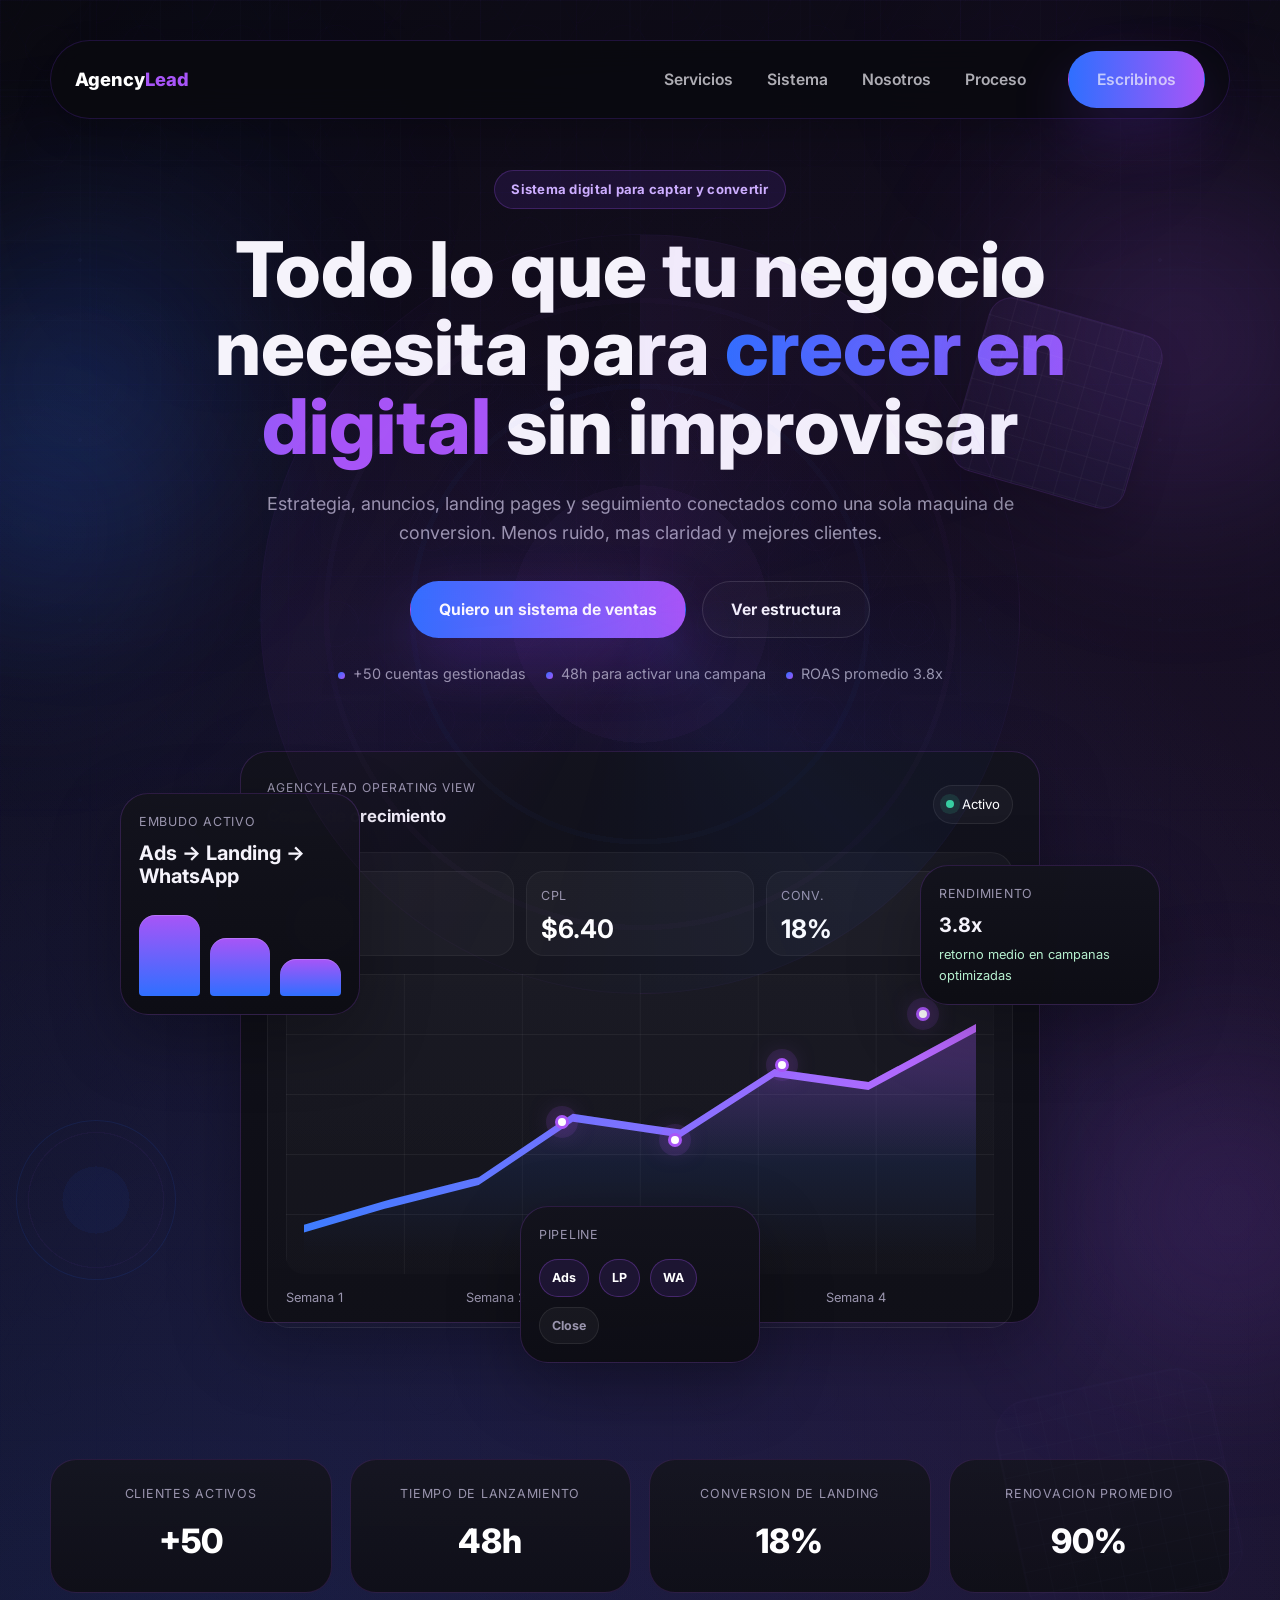
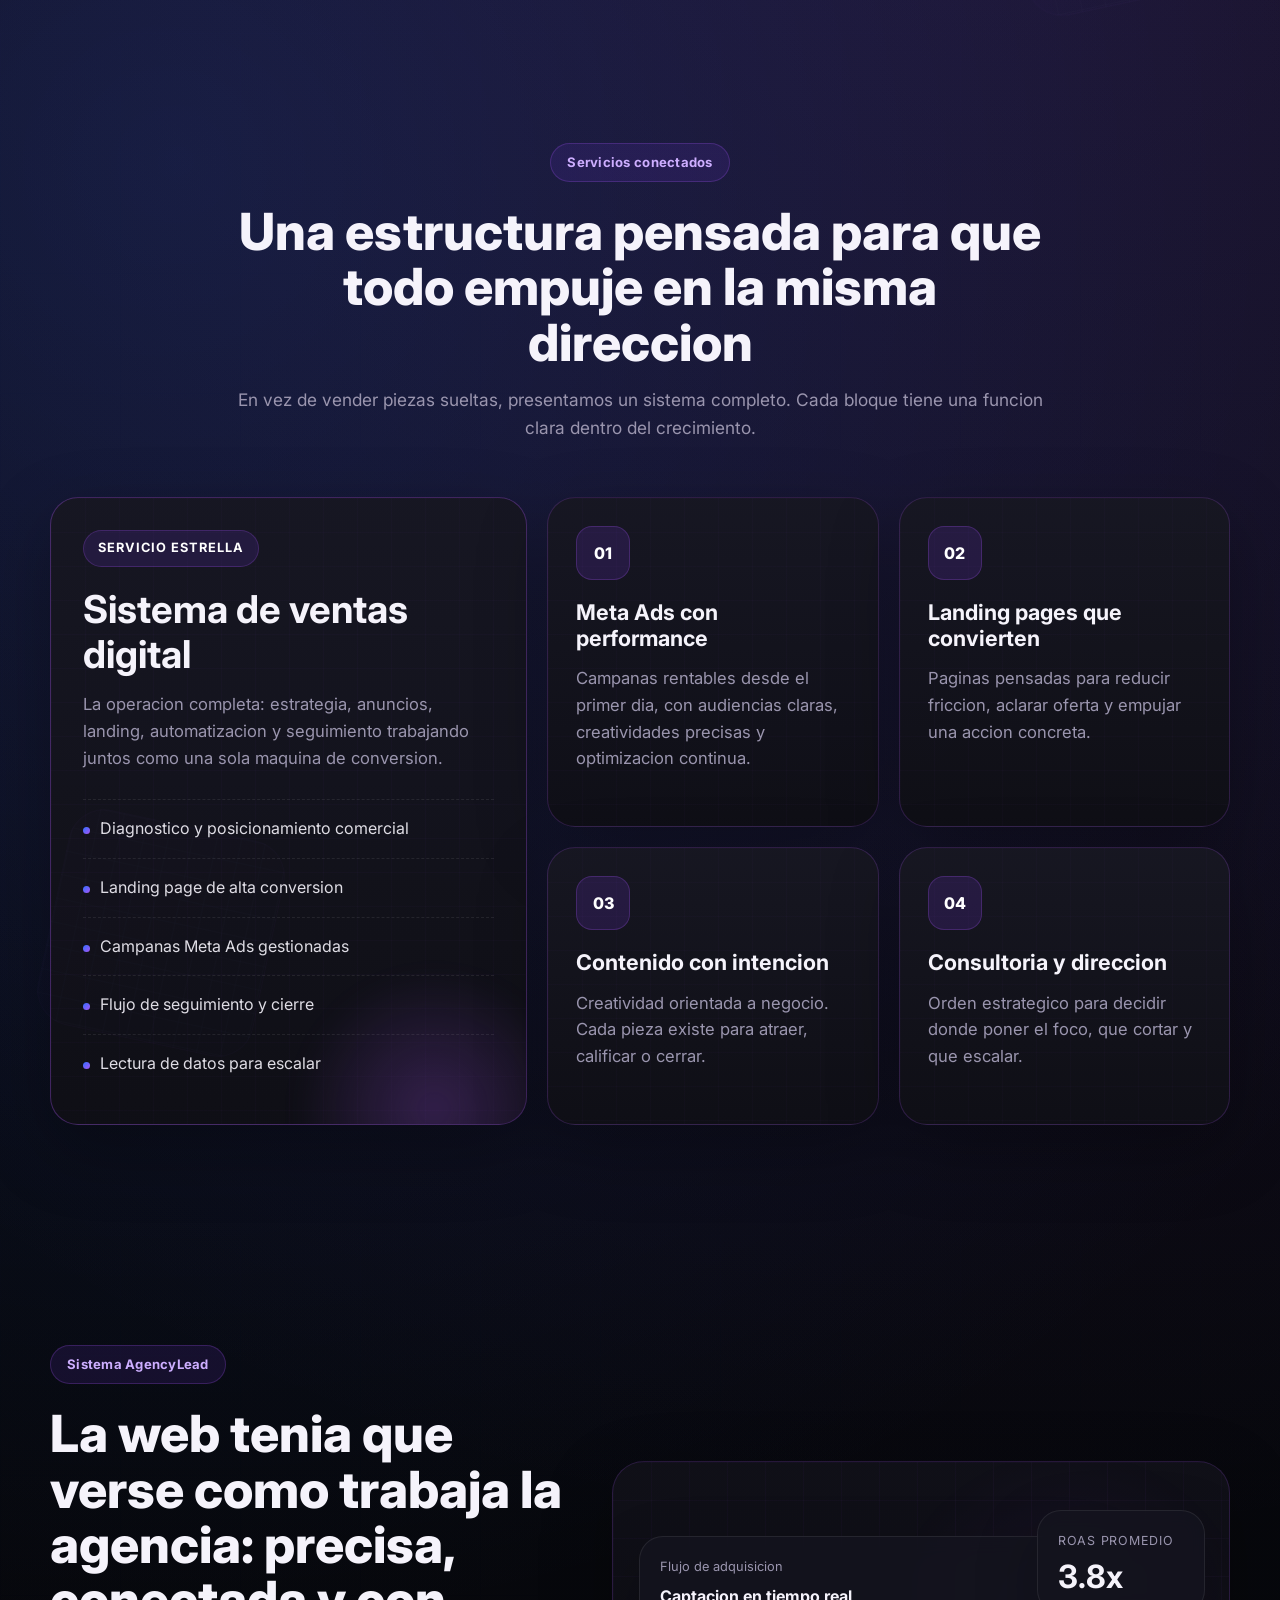
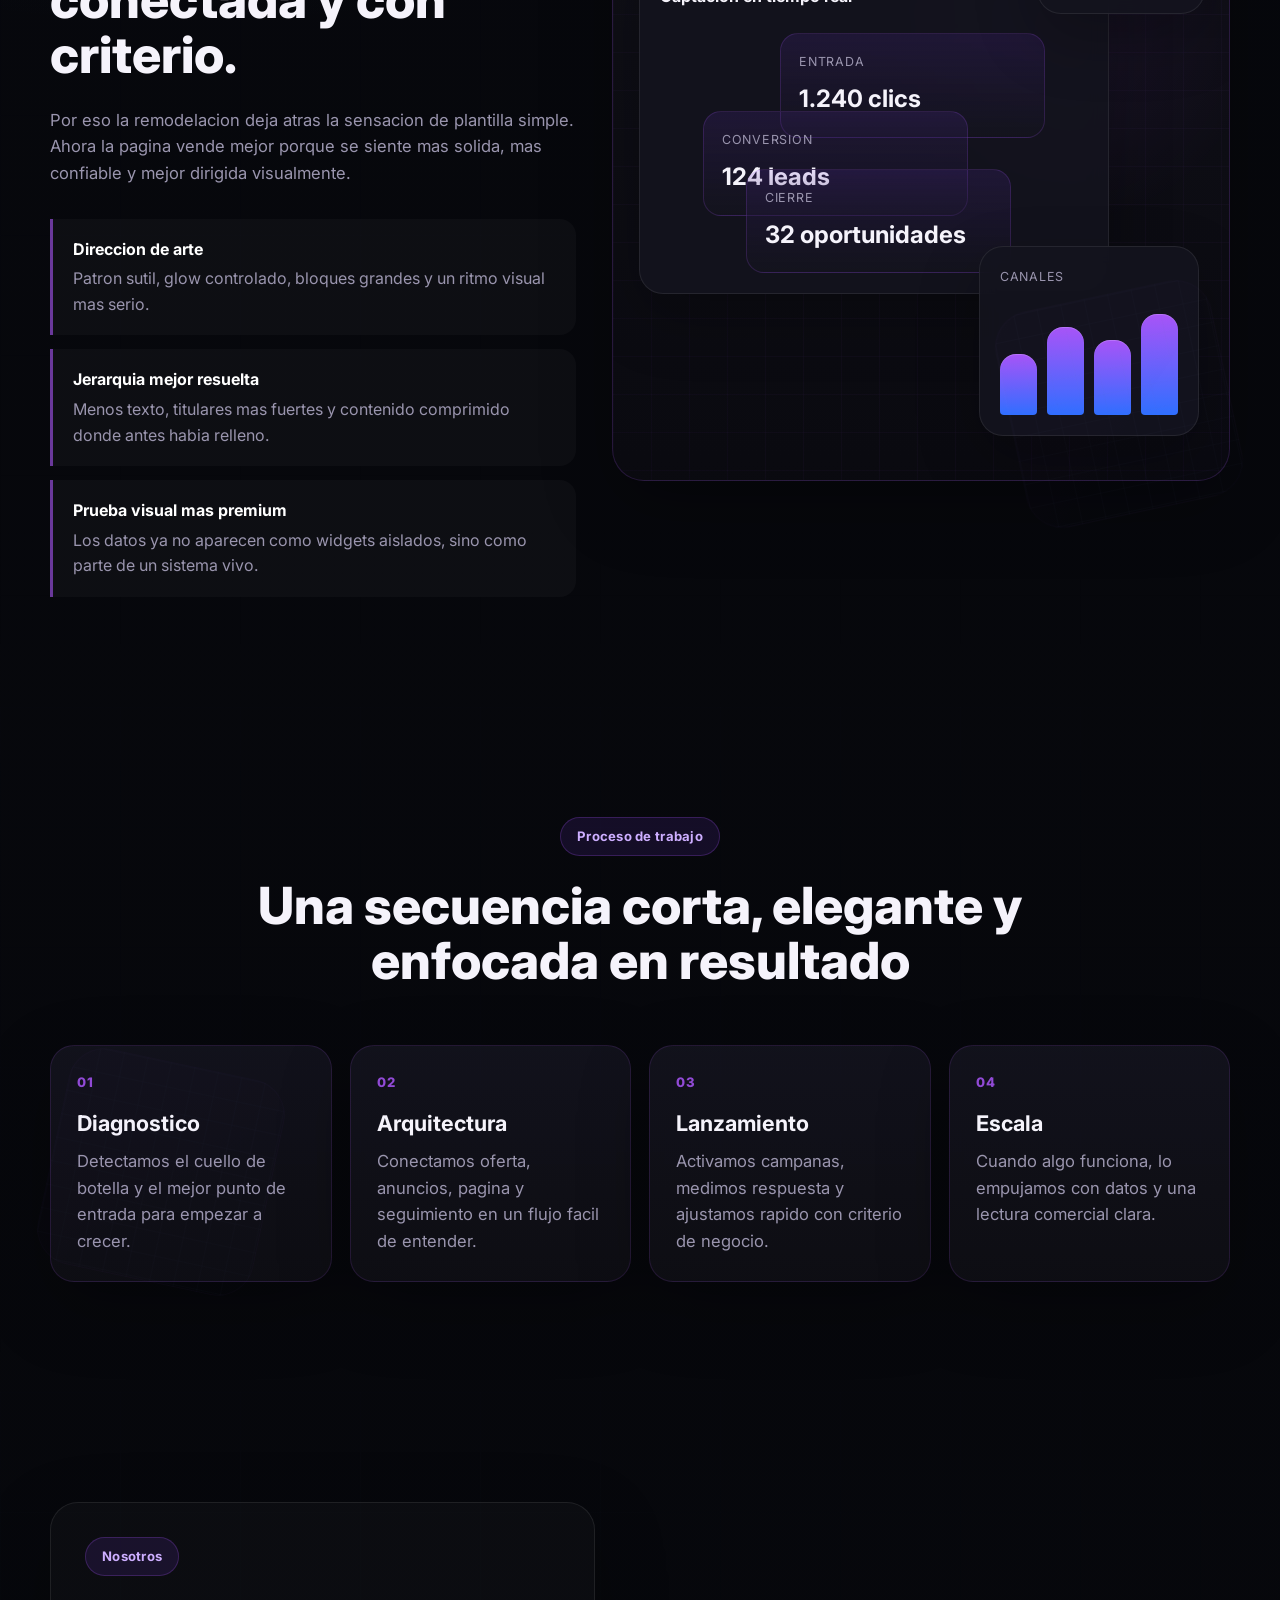
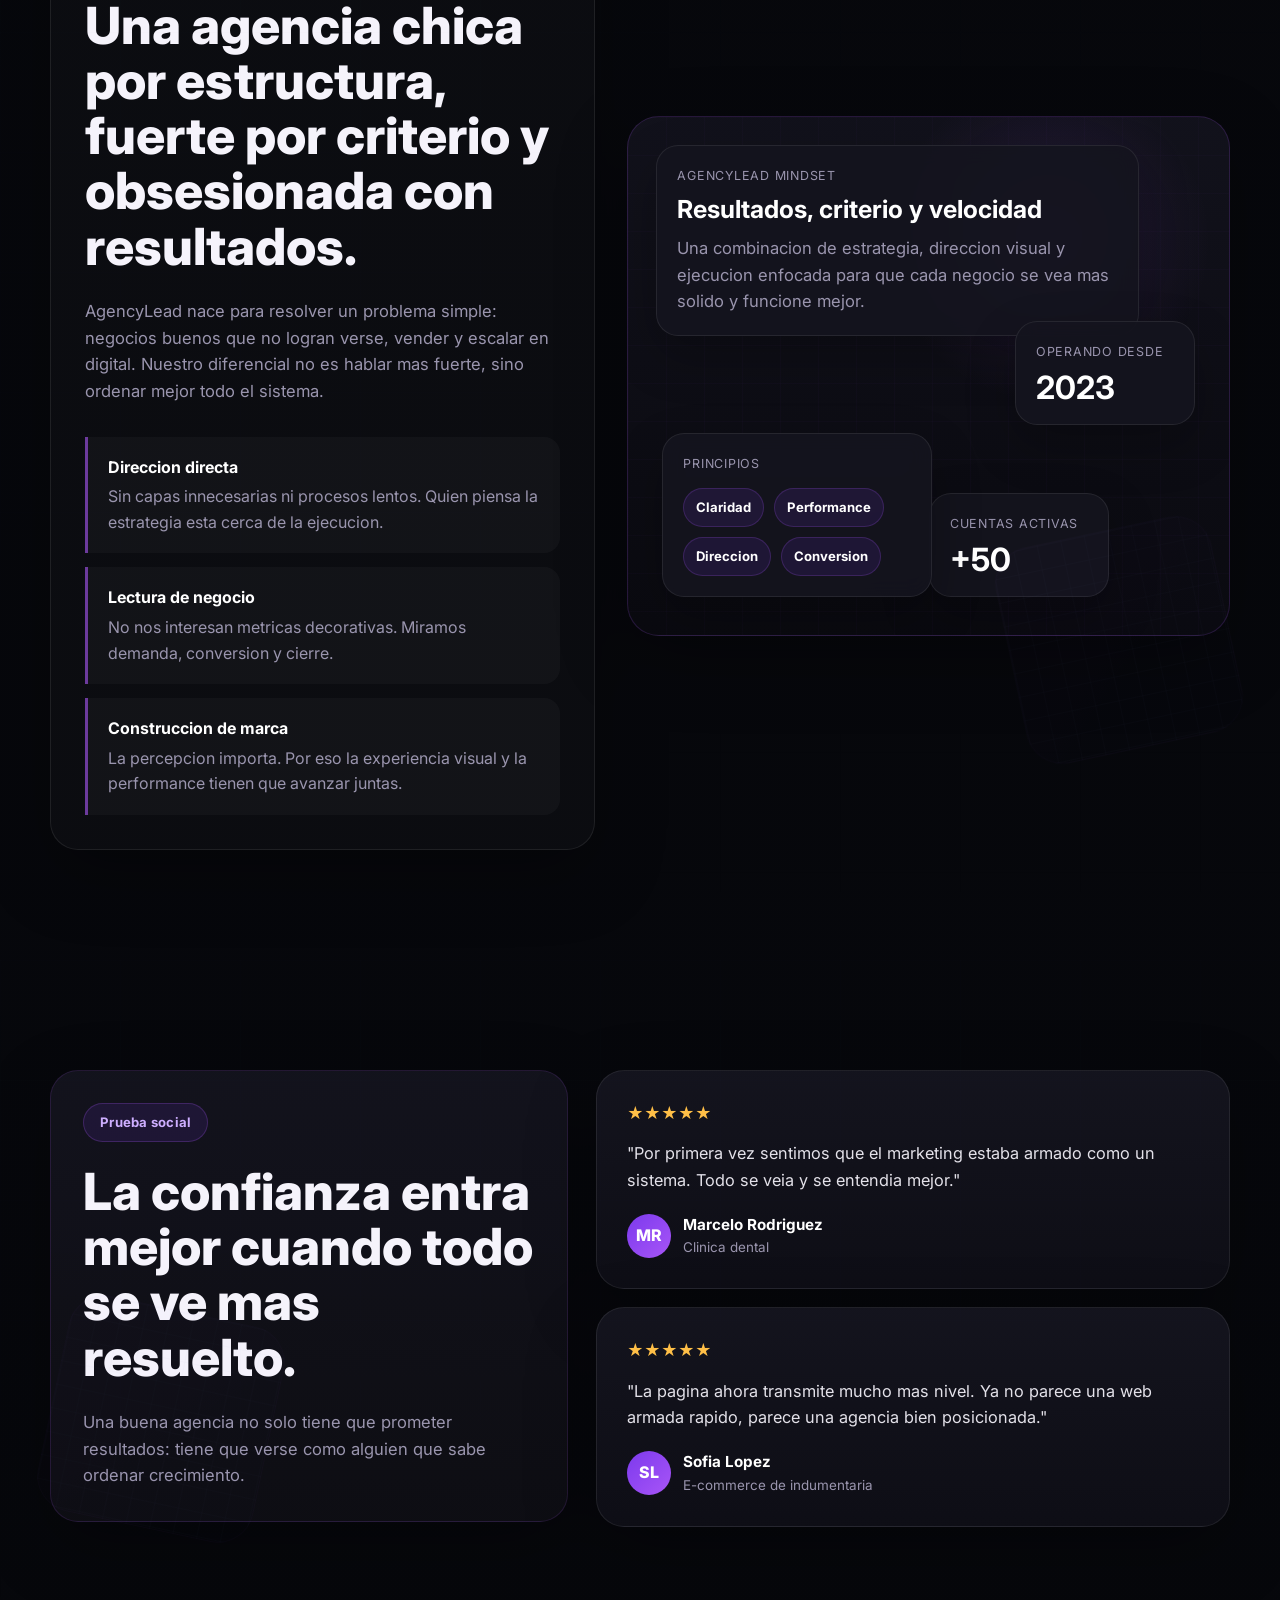
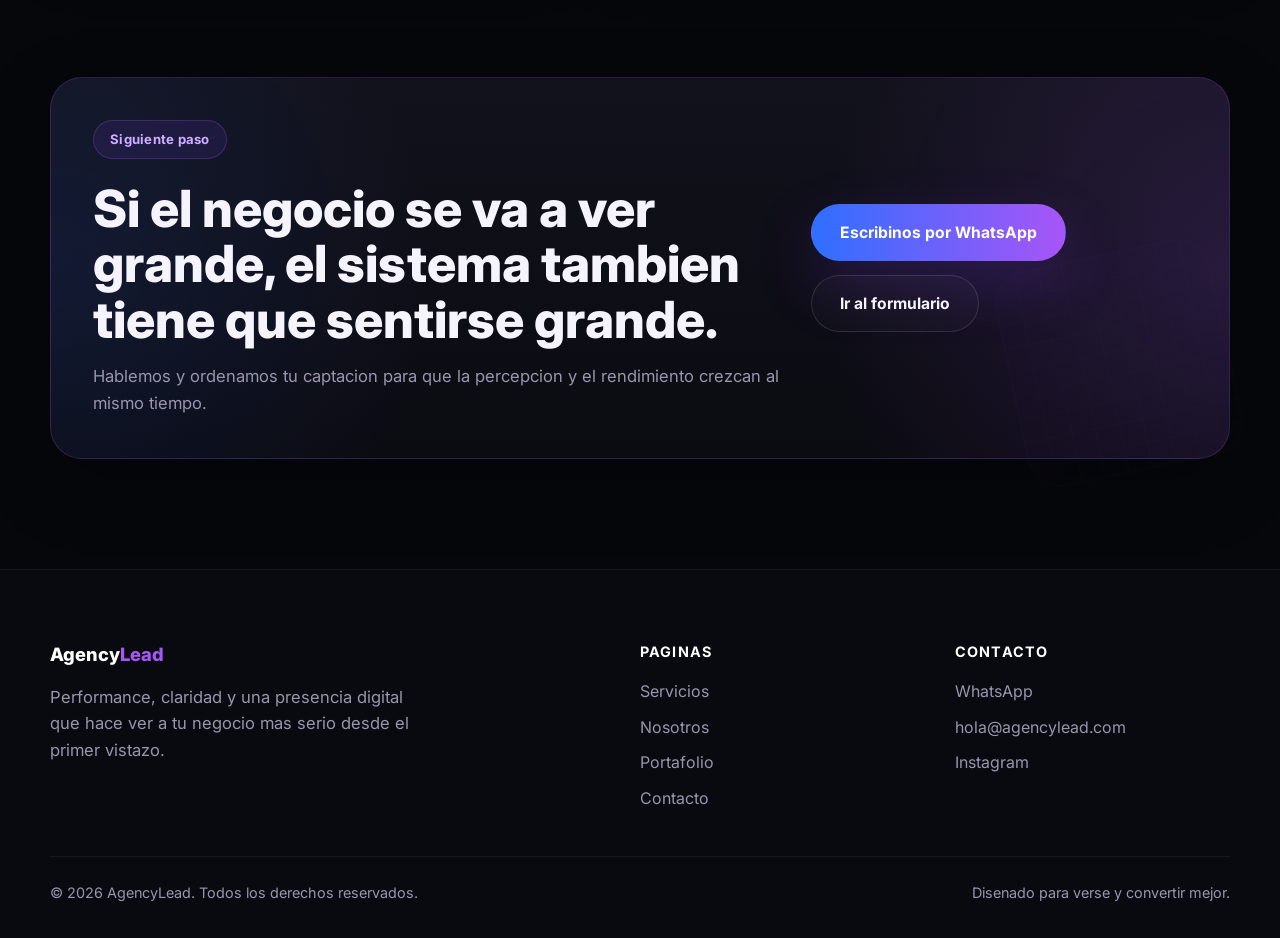
<file: index.html>
<!DOCTYPE html>
<html lang="es">
<head>
  <meta charset="UTF-8" />
  <meta name="viewport" content="width=device-width, initial-scale=1.0" />
  <title>AgencyLead - Sistema digital para captar clientes</title>
  <meta name="description" content="AgencyLead crea sistemas de captacion con anuncios, landing pages y automatizacion para convertir trafico en clientes reales." />
  <link rel="icon" type="image/svg+xml" href="favicon.svg" />
  <link rel="preconnect" href="https://fonts.googleapis.com" />
  <link rel="preconnect" href="https://fonts.gstatic.com" crossorigin />
  <link href="https://fonts.googleapis.com/css2?family=Inter:wght@400;500;600;700;800&display=swap" rel="stylesheet" />
  <link rel="stylesheet" href="css/style.css" />
</head>
<body>

  <div class="site-shell">
    <nav class="navbar" id="navbar">
      <div class="container nav-shell">
        <a href="index.html" class="logo">Agency<span>Lead</span></a>
        <div class="nav-links">
          <a href="#servicios">Servicios</a>
          <a href="#sistema">Sistema</a>
          <a href="#nosotros">Nosotros</a>
          <a href="#proceso">Proceso</a>
          <a href="contacto.html" class="btn btn-primary nav-cta">Escribinos</a>
        </div>
        <div class="hamburger" id="hamburger">
          <span></span><span></span><span></span>
        </div>
      </div>
      <div class="nav-mobile" id="navMobile">
        <a href="#servicios">Servicios</a>
        <a href="#sistema">Sistema</a>
        <a href="#nosotros">Nosotros</a>
        <a href="#proceso">Proceso</a>
        <a href="contacto.html">Escribinos</a>
      </div>
    </nav>

    <main>
      <section class="hero-home hero-remodel">
        <div class="hero-grid-pattern"></div>
        <div class="hero-noise"></div>
        <div class="hero-orb hero-orb-left"></div>
        <div class="hero-orb hero-orb-right"></div>

        <div class="container hero-remodel-inner">
          <div class="hero-remodel-copy">
            <div class="eyebrow-pill">Sistema digital para captar y convertir</div>
            <h1>
              Todo lo que tu negocio necesita para
              <span class="headline-accent">crecer en digital</span>
              sin improvisar
            </h1>
            <p class="hero-lead">
              Estrategia, anuncios, landing pages y seguimiento conectados como una sola maquina de conversion. Menos ruido, mas claridad y mejores clientes.
            </p>

            <div class="hero-actions">
              <a href="contacto.html" class="btn btn-primary">Quiero un sistema de ventas</a>
              <a href="#servicios" class="btn btn-outline">Ver estructura</a>
            </div>

            <div class="hero-microproof">
              <span>+50 cuentas gestionadas</span>
              <span>48h para activar una campana</span>
              <span>ROAS promedio 3.8x</span>
            </div>
          </div>

          <div class="hero-command" data-tilt-card>
            <div class="command-panel command-panel-main">
              <div class="command-header">
                <div>
                  <span class="command-kicker">AgencyLead Operating View</span>
                  <strong>Centro de crecimiento</strong>
                </div>
                <div class="command-status">
                  <span class="command-status-dot"></span>
                  <span>Activo</span>
                </div>
              </div>

              <div class="command-chart-card">
                <div class="command-metrics">
                  <div class="command-metric">
                    <span>Leads</span>
                    <strong>124</strong>
                  </div>
                  <div class="command-metric">
                    <span>CPL</span>
                    <strong>$6.40</strong>
                  </div>
                  <div class="command-metric">
                    <span>Conv.</span>
                    <strong>18%</strong>
                  </div>
                </div>

                <div class="command-chart">
                  <div class="command-chart-grid"></div>
                  <div class="command-chart-area"></div>
                  <div class="command-chart-line"></div>
                  <span class="command-point point-a"></span>
                  <span class="command-point point-b"></span>
                  <span class="command-point point-c"></span>
                  <span class="command-point point-d"></span>
                </div>

                <div class="command-chart-labels">
                  <span>Semana 1</span>
                  <span>Semana 2</span>
                  <span>Semana 3</span>
                  <span>Semana 4</span>
                </div>
              </div>
            </div>

            <div class="command-panel command-panel-floating floating-a">
              <span class="mini-label">Embudo activo</span>
              <strong>Ads -> Landing -> WhatsApp</strong>
              <div class="mini-bars">
                <span style="height: 88%"></span>
                <span style="height: 64%"></span>
                <span style="height: 41%"></span>
              </div>
            </div>

            <div class="command-panel command-panel-floating floating-b">
              <span class="mini-label">Rendimiento</span>
              <strong>3.8x</strong>
              <small>retorno medio en campanas optimizadas</small>
            </div>

            <div class="command-panel command-panel-floating floating-c">
              <span class="mini-label">Pipeline</span>
              <div class="mini-flow">
                <span class="flow-node active">Ads</span>
                <span class="flow-node active">LP</span>
                <span class="flow-node active">WA</span>
                <span class="flow-node">Close</span>
              </div>
            </div>
          </div>
        </div>
      </section>

      <section class="metrics-band-section">
        <div class="container">
          <div class="metrics-band">
            <div class="metric-band-card">
              <span class="metric-label">Clientes activos</span>
              <strong>+50</strong>
            </div>
            <div class="metric-band-card">
              <span class="metric-label">Tiempo de lanzamiento</span>
              <strong>48h</strong>
            </div>
            <div class="metric-band-card">
              <span class="metric-label">Conversion de landing</span>
              <strong>18%</strong>
            </div>
            <div class="metric-band-card">
              <span class="metric-label">Renovacion promedio</span>
              <strong>90%</strong>
            </div>
          </div>
        </div>
      </section>

      <section id="servicios" class="services-showcase">
        <div class="container">
          <div class="section-header premium-header">
            <div class="eyebrow-pill">Servicios conectados</div>
            <h2>Una estructura pensada para que todo empuje en la misma direccion</h2>
            <p>En vez de vender piezas sueltas, presentamos un sistema completo. Cada bloque tiene una funcion clara dentro del crecimiento.</p>
          </div>

          <div class="service-mosaic">
            <article class="mosaic-card mosaic-card-feature">
              <div class="mosaic-glow"></div>
              <div class="mosaic-tag">Servicio estrella</div>
              <h3>Sistema de ventas digital</h3>
              <p>La operacion completa: estrategia, anuncios, landing, automatizacion y seguimiento trabajando juntos como una sola maquina de conversion.</p>
              <ul class="mosaic-list">
                <li>Diagnostico y posicionamiento comercial</li>
                <li>Landing page de alta conversion</li>
                <li>Campanas Meta Ads gestionadas</li>
                <li>Flujo de seguimiento y cierre</li>
                <li>Lectura de datos para escalar</li>
              </ul>
            </article>

            <article class="mosaic-card">
              <div class="mosaic-icon">01</div>
              <h3>Meta Ads con performance</h3>
              <p>Campanas rentables desde el primer dia, con audiencias claras, creatividades precisas y optimizacion continua.</p>
            </article>

            <article class="mosaic-card">
              <div class="mosaic-icon">02</div>
              <h3>Landing pages que convierten</h3>
              <p>Paginas pensadas para reducir friccion, aclarar oferta y empujar una accion concreta.</p>
            </article>

            <article class="mosaic-card">
              <div class="mosaic-icon">03</div>
              <h3>Contenido con intencion</h3>
              <p>Creatividad orientada a negocio. Cada pieza existe para atraer, calificar o cerrar.</p>
            </article>

            <article class="mosaic-card">
              <div class="mosaic-icon">04</div>
              <h3>Consultoria y direccion</h3>
              <p>Orden estrategico para decidir donde poner el foco, que cortar y que escalar.</p>
            </article>
          </div>
        </div>
      </section>

      <section id="sistema" class="system-section">
        <div class="container system-grid">
          <div class="system-copy">
            <div class="eyebrow-pill">Sistema AgencyLead</div>
            <h2>La web tenia que verse como trabaja la agencia: precisa, conectada y con criterio.</h2>
            <p class="mt-24">Por eso la remodelacion deja atras la sensacion de plantilla simple. Ahora la pagina vende mejor porque se siente mas solida, mas confiable y mejor dirigida visualmente.</p>

            <div class="system-notes mt-32">
              <div class="system-note">
                <strong>Direccion de arte</strong>
                <span>Patron sutil, glow controlado, bloques grandes y un ritmo visual mas serio.</span>
              </div>
              <div class="system-note">
                <strong>Jerarquia mejor resuelta</strong>
                <span>Menos texto, titulares mas fuertes y contenido comprimido donde antes habia relleno.</span>
              </div>
              <div class="system-note">
                <strong>Prueba visual mas premium</strong>
                <span>Los datos ya no aparecen como widgets aislados, sino como parte de un sistema vivo.</span>
              </div>
            </div>
          </div>

          <div class="system-board">
            <div class="system-board-bg"></div>
            <div class="system-window system-window-wide">
              <div class="window-head">
                <span>Flujo de adquisicion</span>
                <strong>Captacion en tiempo real</strong>
              </div>
              <div class="system-layers">
                <div class="layer-card layer-card-top">
                  <span class="mini-label">Entrada</span>
                  <strong>1.240 clics</strong>
                </div>
                <div class="layer-card layer-card-mid">
                  <span class="mini-label">Conversion</span>
                  <strong>124 leads</strong>
                </div>
                <div class="layer-card layer-card-low">
                  <span class="mini-label">Cierre</span>
                  <strong>32 oportunidades</strong>
                </div>
              </div>
            </div>

            <div class="system-window system-window-small">
              <span class="mini-label">ROAS promedio</span>
              <strong>3.8x</strong>
            </div>

            <div class="system-window system-window-bars">
              <span class="mini-label">Canales</span>
              <div class="bar-matrix">
                <span style="height: 56%"></span>
                <span style="height: 80%"></span>
                <span style="height: 68%"></span>
                <span style="height: 92%"></span>
              </div>
            </div>
          </div>
        </div>
      </section>

      <section id="proceso" class="process-section">
        <div class="container">
          <div class="section-header premium-header">
            <div class="eyebrow-pill">Proceso de trabajo</div>
            <h2>Una secuencia corta, elegante y enfocada en resultado</h2>
          </div>

          <div class="process-rail">
            <article class="process-step-card">
              <div class="process-step-number">01</div>
              <h3>Diagnostico</h3>
              <p>Detectamos el cuello de botella y el mejor punto de entrada para empezar a crecer.</p>
            </article>
            <article class="process-step-card">
              <div class="process-step-number">02</div>
              <h3>Arquitectura</h3>
              <p>Conectamos oferta, anuncios, pagina y seguimiento en un flujo facil de entender.</p>
            </article>
            <article class="process-step-card">
              <div class="process-step-number">03</div>
              <h3>Lanzamiento</h3>
              <p>Activamos campanas, medimos respuesta y ajustamos rapido con criterio de negocio.</p>
            </article>
            <article class="process-step-card">
              <div class="process-step-number">04</div>
              <h3>Escala</h3>
              <p>Cuando algo funciona, lo empujamos con datos y una lectura comercial clara.</p>
            </article>
          </div>
        </div>
      </section>

      <section id="nosotros" class="about-section">
        <div class="container about-grid">
          <div class="about-panel">
            <div class="eyebrow-pill">Nosotros</div>
            <h2>Una agencia chica por estructura, fuerte por criterio y obsesionada con resultados.</h2>
            <p class="mt-24">AgencyLead nace para resolver un problema simple: negocios buenos que no logran verse, vender y escalar en digital. Nuestro diferencial no es hablar mas fuerte, sino ordenar mejor todo el sistema.</p>

            <div class="about-highlights mt-32">
              <div class="about-highlight">
                <strong>Direccion directa</strong>
                <span>Sin capas innecesarias ni procesos lentos. Quien piensa la estrategia esta cerca de la ejecucion.</span>
              </div>
              <div class="about-highlight">
                <strong>Lectura de negocio</strong>
                <span>No nos interesan metricas decorativas. Miramos demanda, conversion y cierre.</span>
              </div>
              <div class="about-highlight">
                <strong>Construccion de marca</strong>
                <span>La percepcion importa. Por eso la experiencia visual y la performance tienen que avanzar juntas.</span>
              </div>
            </div>
          </div>

          <div class="about-visual">
            <div class="about-card about-card-main">
              <span class="mini-label">AgencyLead mindset</span>
              <strong>Resultados, criterio y velocidad</strong>
              <p>Una combinacion de estrategia, direccion visual y ejecucion enfocada para que cada negocio se vea mas solido y funcione mejor.</p>
            </div>

            <div class="about-card about-stat-card">
              <span class="mini-label">Operando desde</span>
              <strong>2023</strong>
            </div>

            <div class="about-card about-stat-card alt">
              <span class="mini-label">Cuentas activas</span>
              <strong>+50</strong>
            </div>

            <div class="about-card about-values-card">
              <span class="mini-label">Principios</span>
              <div class="values-stack">
                <span>Claridad</span>
                <span>Performance</span>
                <span>Direccion</span>
                <span>Conversion</span>
              </div>
            </div>
          </div>
        </div>
      </section>

      <section class="proof-section">
        <div class="container proof-grid">
          <div class="proof-panel">
            <div class="eyebrow-pill">Prueba social</div>
            <h2>La confianza entra mejor cuando todo se ve mas resuelto.</h2>
            <p class="mt-24">Una buena agencia no solo tiene que prometer resultados: tiene que verse como alguien que sabe ordenar crecimiento.</p>
          </div>

          <div class="proof-testimonials">
            <article class="proof-quote">
              <div class="stars">&#9733;&#9733;&#9733;&#9733;&#9733;</div>
              <p>"Por primera vez sentimos que el marketing estaba armado como un sistema. Todo se veia y se entendia mejor."</p>
              <div class="testimonial-author">
                <div class="avatar">MR</div>
                <div class="author-info">
                  <strong>Marcelo Rodriguez</strong>
                  <span>Clinica dental</span>
                </div>
              </div>
            </article>

            <article class="proof-quote">
              <div class="stars">&#9733;&#9733;&#9733;&#9733;&#9733;</div>
              <p>"La pagina ahora transmite mucho mas nivel. Ya no parece una web armada rapido, parece una agencia bien posicionada."</p>
              <div class="testimonial-author">
                <div class="avatar">SL</div>
                <div class="author-info">
                  <strong>Sofia Lopez</strong>
                  <span>E-commerce de indumentaria</span>
                </div>
              </div>
            </article>
          </div>
        </div>
      </section>

      <section class="cta-section">
        <div class="container">
          <div class="cta-panel cta-panel-premium">
            <div>
              <div class="eyebrow-pill">Siguiente paso</div>
              <h2>Si el negocio se va a ver grande, el sistema tambien tiene que sentirse grande.</h2>
              <p class="mt-16">Hablemos y ordenamos tu captacion para que la percepcion y el rendimiento crezcan al mismo tiempo.</p>
            </div>
            <div class="cta-actions">
              <a href="https://wa.me/595976261267?text=Hola!%20Quiero%20mejorar%20la%20captacion%20de%20mi%20negocio" target="_blank" class="btn btn-primary">Escribinos por WhatsApp</a>
              <a href="contacto.html" class="btn btn-outline">Ir al formulario</a>
            </div>
          </div>
        </div>
      </section>
    </main>

    <footer>
      <div class="container">
        <div class="footer-grid">
          <div class="footer-brand">
            <a href="index.html" class="logo">Agency<span>Lead</span></a>
            <p>Performance, claridad y una presencia digital que hace ver a tu negocio mas serio desde el primer vistazo.</p>
          </div>
          <div class="footer-col">
            <h4>Paginas</h4>
            <a href="servicios.html">Servicios</a>
            <a href="nosotros.html">Nosotros</a>
            <a href="portafolio.html">Portafolio</a>
            <a href="contacto.html">Contacto</a>
          </div>
          <div class="footer-col">
            <h4>Contacto</h4>
            <a href="https://wa.me/595976261267" target="_blank">WhatsApp</a>
            <a href="mailto:hola@agencylead.com">hola@agencylead.com</a>
            <a href="https://instagram.com/a.gencylead" target="_blank">Instagram</a>
          </div>
        </div>
        <div class="footer-bottom">
          <span>&copy; 2026 AgencyLead. Todos los derechos reservados.</span>
          <span>Disenado para verse y convertir mejor.</span>
        </div>
      </div>
    </footer>
  </div>

  <script src="js/main.js"></script>
</body>
</html>
</file>
<file: css/style.css>
/* ============================================
   AGENCYLEAD - ESTILOS GLOBALES
   ============================================ */

:root {
  --color-bg: #08080d;
  --color-bg2: #0d0d15;
  --color-surface: #11111a;
  --color-surface-2: #151522;
  --color-card: rgba(18, 18, 28, 0.92);
  --color-border: rgba(168, 85, 247, 0.14);
  --color-border-soft: rgba(255, 255, 255, 0.08);
  --color-accent: #7c3aed;
  --color-accent2: #a855f7;
  --color-accent3: #2f6fff;
  --color-text: #f5f3fb;
  --color-muted: #9a95ae;
  --color-white: #ffffff;
  --font: 'Inter', sans-serif;
  --radius: 14px;
  --radius-lg: 24px;
  --shadow: 0 24px 70px rgba(0, 0, 0, 0.28);
  --shadow-accent: 0 24px 60px rgba(124, 58, 237, 0.22);
}

*, *::before, *::after { box-sizing: border-box; margin: 0; padding: 0; }
html { scroll-behavior: smooth; }
body {
  min-height: 100vh;
  font-family: var(--font);
  color: var(--color-text);
  background:
    radial-gradient(circle at 14% 24%, rgba(47, 111, 255, 0.16), transparent 26%),
    radial-gradient(circle at 78% 18%, rgba(168, 85, 247, 0.16), transparent 30%),
    linear-gradient(180deg, #07080d 0%, #06070b 100%);
  line-height: 1.6;
  font-size: 16px;
}
body::before {
  content: '';
  position: fixed;
  inset: 0;
  pointer-events: none;
  opacity: 0.42;
  background:
    linear-gradient(rgba(83, 92, 148, 0.08) 1px, transparent 1px),
    linear-gradient(90deg, rgba(83, 92, 148, 0.08) 1px, transparent 1px),
    radial-gradient(circle at 18% 22%, rgba(47, 111, 255, 0.08), transparent 22%),
    radial-gradient(circle at 82% 8%, rgba(168, 85, 247, 0.08), transparent 18%);
  background-size: 80px 80px, 80px 80px, auto, auto;
  mask-image: linear-gradient(180deg, rgba(0, 0, 0, 0.85), rgba(0, 0, 0, 0.3));
  z-index: -2;
}
body::after {
  content: '';
  position: fixed;
  inset: 0;
  pointer-events: none;
  opacity: 0.2;
  background:
    radial-gradient(circle at 80px 80px, rgba(88, 102, 191, 0.38) 0 2px, transparent 2px),
    linear-gradient(90deg, transparent calc(50% - 1px), rgba(78, 87, 150, 0.18) calc(50% - 1px), rgba(78, 87, 150, 0.18) calc(50% + 1px), transparent calc(50% + 1px)),
    linear-gradient(transparent calc(50% - 1px), rgba(78, 87, 150, 0.18) calc(50% - 1px), rgba(78, 87, 150, 0.18) calc(50% + 1px), transparent calc(50% + 1px));
  background-size: 180px 180px, 180px 180px, 180px 180px;
  mask-image: linear-gradient(180deg, rgba(0, 0, 0, 0.88), rgba(0, 0, 0, 0.2));
  z-index: -1;
}
img { display: block; max-width: 100%; }
a { color: inherit; text-decoration: none; }
ul { list-style: none; }

h1 {
  font-size: clamp(2.8rem, 6vw, 5.5rem);
  font-weight: 800;
  line-height: 1.02;
  letter-spacing: 0;
}
h2 {
  font-size: clamp(2rem, 4vw, 3.6rem);
  font-weight: 800;
  line-height: 1.08;
  letter-spacing: 0;
}
h3 {
  font-size: 1.35rem;
  font-weight: 700;
  line-height: 1.18;
}
p {
  color: var(--color-muted);
  font-size: 1.04rem;
}

.site-shell {
  position: relative;
  overflow: hidden;
}
.site-shell::before,
.site-shell::after {
  content: '';
  position: absolute;
  pointer-events: none;
  z-index: -1;
  filter: blur(70px);
}
.site-shell::before {
  top: 320px;
  left: -180px;
  width: 420px;
  height: 420px;
  background: radial-gradient(circle, rgba(47, 111, 255, 0.16), transparent 70%);
}
.site-shell::after {
  top: 980px;
  right: -180px;
  width: 460px;
  height: 460px;
  background: radial-gradient(circle, rgba(168, 85, 247, 0.18), transparent 70%);
}
.container {
  width: min(1180px, calc(100% - 48px));
  margin: 0 auto;
}
section {
  position: relative;
  padding: 110px 0;
}
section::after {
  content: '';
  position: absolute;
  inset: auto auto 16% 4%;
  width: 220px;
  height: 220px;
  border-radius: 36px;
  background:
    linear-gradient(135deg, rgba(168, 85, 247, 0.05), rgba(47, 111, 255, 0.02)),
    linear-gradient(rgba(85, 96, 156, 0.1) 1px, transparent 1px),
    linear-gradient(90deg, rgba(85, 96, 156, 0.1) 1px, transparent 1px);
  background-size: auto, 24px 24px, 24px 24px;
  border: 1px solid rgba(168, 85, 247, 0.08);
  transform: rotate(12deg);
  opacity: 0.24;
  pointer-events: none;
}
section:nth-of-type(even)::after {
  left: auto;
  right: 4%;
  bottom: 18%;
  transform: rotate(-12deg);
}

.btn {
  display: inline-flex;
  align-items: center;
  justify-content: center;
  gap: 10px;
  padding: 15px 28px;
  border-radius: 999px;
  border: 1px solid transparent;
  font-weight: 700;
  font-size: 0.98rem;
  cursor: pointer;
  transition: transform 0.25s ease, box-shadow 0.25s ease, background 0.25s ease, border-color 0.25s ease;
}
.btn-primary {
  color: #fff;
  background: linear-gradient(90deg, var(--color-accent3), var(--color-accent2));
  box-shadow: var(--shadow-accent);
}
.btn-primary:hover {
  transform: translateY(-2px);
  filter: brightness(1.06);
}
.btn-outline {
  border-color: rgba(255, 255, 255, 0.12);
  background: rgba(255, 255, 255, 0.02);
  color: var(--color-text);
}
.btn-outline:hover {
  transform: translateY(-2px);
  border-color: rgba(168, 85, 247, 0.45);
  background: rgba(168, 85, 247, 0.06);
}
.btn-whatsapp {
  background: #25d366;
  color: #fff;
  border-radius: 999px;
}
.btn-whatsapp:hover {
  transform: translateY(-2px);
  box-shadow: 0 16px 36px rgba(37, 211, 102, 0.28);
}

.badge,
.eyebrow-pill {
  display: inline-flex;
  align-items: center;
  gap: 8px;
  padding: 8px 16px;
  border-radius: 999px;
  background: rgba(124, 58, 237, 0.12);
  border: 1px solid rgba(168, 85, 247, 0.24);
  color: #cdaeff;
  font-size: 0.82rem;
  font-weight: 700;
  letter-spacing: 0.02em;
}
.eyebrow-pill {
  margin-bottom: 22px;
}

.navbar {
  position: fixed;
  inset: 22px 0 auto;
  z-index: 100;
}
.nav-shell {
  display: flex;
  align-items: center;
  justify-content: space-between;
  gap: 24px;
  padding: 10px 24px;
  min-height: 68px;
  border-radius: 999px;
  background: rgba(10, 10, 15, 0.88);
  backdrop-filter: blur(18px);
  border: 1px solid rgba(124, 58, 237, 0.2);
  box-shadow: 0 14px 34px rgba(0, 0, 0, 0.22);
}
.logo {
  font-size: 1.15rem;
  font-weight: 800;
  color: var(--color-white);
}
.logo span {
  color: var(--color-accent2);
}
.nav-links {
  display: flex;
  align-items: center;
  gap: 34px;
}
.nav-links a {
  color: rgba(245, 243, 251, 0.7);
  font-size: 0.98rem;
  font-weight: 600;
  transition: color 0.2s ease;
}
.nav-links a:hover {
  color: var(--color-white);
}
.nav-cta {
  margin-left: 8px;
}

.hamburger {
  display: none;
  flex-direction: column;
  gap: 5px;
  cursor: pointer;
}
.hamburger span {
  display: block;
  width: 24px;
  height: 2px;
  border-radius: 2px;
  background: var(--color-text);
  transition: all 0.3s ease;
}
.hamburger.open span:nth-child(1) { transform: translateY(7px) rotate(45deg); }
.hamburger.open span:nth-child(2) { opacity: 0; }
.hamburger.open span:nth-child(3) { transform: translateY(-7px) rotate(-45deg); }

.nav-mobile {
  display: none;
  flex-direction: column;
  gap: 0;
  width: min(1180px, calc(100% - 48px));
  margin: 12px auto 0;
  padding: 12px 22px 18px;
  border-radius: 24px;
  background: rgba(10, 10, 15, 0.92);
  border: 1px solid rgba(124, 58, 237, 0.18);
  backdrop-filter: blur(18px);
}
.nav-mobile.open { display: flex; }
.nav-mobile a {
  padding: 14px 0;
  color: rgba(245, 243, 251, 0.72);
  border-bottom: 1px solid rgba(255, 255, 255, 0.06);
}
.nav-mobile a:last-child { border-bottom: none; }

.section-header {
  text-align: center;
  max-width: 820px;
  margin: 0 auto 56px;
}
.section-header p {
  margin-top: 16px;
  font-size: 1.08rem;
}
.premium-header h2 {
  max-width: 980px;
  margin: 0 auto;
}

.divider {
  width: min(1180px, calc(100% - 48px));
  height: 1px;
  margin: 0 auto;
  background: linear-gradient(90deg, transparent, rgba(168, 85, 247, 0.5), transparent);
  opacity: 0.45;
}

.card {
  position: relative;
  background:
    linear-gradient(180deg, rgba(20, 20, 30, 0.98), rgba(13, 13, 20, 0.98));
  border: 1px solid var(--color-border-soft);
  border-radius: var(--radius-lg);
  padding: 32px;
  box-shadow: var(--shadow);
  transition: transform 0.28s ease, border-color 0.28s ease, box-shadow 0.28s ease;
}
.card:hover {
  transform: translateY(-4px);
  border-color: rgba(168, 85, 247, 0.28);
  box-shadow: 0 28px 72px rgba(0, 0, 0, 0.32);
}

.grid-2 { display: grid; grid-template-columns: repeat(2, minmax(0, 1fr)); gap: 28px; }
.grid-3 { display: grid; grid-template-columns: repeat(3, minmax(0, 1fr)); gap: 28px; }
.grid-4 { display: grid; grid-template-columns: repeat(4, minmax(0, 1fr)); gap: 24px; }

.text-center { text-align: center; }
.text-accent,
.headline-accent {
  background: linear-gradient(90deg, #2f6fff, #a855f7 70%);
  -webkit-background-clip: text;
  background-clip: text;
  color: transparent;
}
.mt-8 { margin-top: 8px; }
.mt-16 { margin-top: 16px; }
.mt-24 { margin-top: 24px; }
.mt-32 { margin-top: 32px; }
.mt-48 { margin-top: 48px; }
.mb-16 { margin-bottom: 16px; }

.service-icon {
  width: 56px;
  height: 56px;
  display: inline-flex;
  align-items: center;
  justify-content: center;
  border-radius: 16px;
  background: rgba(124, 58, 237, 0.14);
  border: 1px solid rgba(168, 85, 247, 0.22);
  color: var(--color-white);
  font-weight: 800;
  margin-bottom: 18px;
}
.stat-number {
  display: block;
  font-size: 2.7rem;
  font-weight: 800;
  line-height: 1;
  color: var(--color-white);
}
.stat-label {
  display: block;
  margin-top: 8px;
  color: var(--color-muted);
  font-size: 0.9rem;
}
.step-number {
  width: 46px;
  height: 46px;
  display: inline-flex;
  align-items: center;
  justify-content: center;
  border-radius: 50%;
  background: linear-gradient(135deg, var(--color-accent), var(--color-accent2));
  color: #fff;
  font-weight: 800;
}
.stars {
  color: #ffbf47;
  font-size: 1rem;
  margin-bottom: 14px;
}
.testimonial-author {
  display: flex;
  align-items: center;
  gap: 12px;
  margin-top: 20px;
}
.avatar {
  width: 44px;
  height: 44px;
  border-radius: 50%;
  display: flex;
  align-items: center;
  justify-content: center;
  background: linear-gradient(135deg, var(--color-accent), var(--color-accent2));
  font-weight: 800;
  color: #fff;
}
.author-info strong {
  display: block;
  font-size: 0.95rem;
  color: var(--color-white);
}
.author-info span {
  display: block;
  font-size: 0.84rem;
  color: var(--color-muted);
}

.portfolio-tag {
  display: inline-flex;
  padding: 4px 12px;
  border-radius: 999px;
  background: rgba(124, 58, 237, 0.12);
  color: #cdaeff;
  font-size: 0.8rem;
  font-weight: 700;
}
.portfolio-metric {
  display: flex;
  gap: 24px;
  margin-top: 20px;
  padding-top: 20px;
  border-top: 1px solid rgba(255, 255, 255, 0.08);
}
.portfolio-metric div { text-align: center; }
.portfolio-metric strong {
  display: block;
  color: var(--color-white);
  font-size: 1.3rem;
}
.portfolio-metric span {
  color: var(--color-muted);
  font-size: 0.8rem;
}

.form-group { margin-bottom: 20px; }
.form-group label {
  display: block;
  margin-bottom: 8px;
  color: var(--color-text);
  font-size: 0.92rem;
  font-weight: 600;
}
.form-group input,
.form-group select,
.form-group textarea {
  width: 100%;
  padding: 14px 16px;
  border-radius: 14px;
  border: 1px solid rgba(255, 255, 255, 0.1);
  background: rgba(20, 20, 30, 0.9);
  color: var(--color-text);
  font-family: var(--font);
  font-size: 1rem;
  outline: none;
}
.form-group input:focus,
.form-group select:focus,
.form-group textarea:focus {
  border-color: rgba(168, 85, 247, 0.45);
}
.form-group textarea {
  resize: vertical;
  min-height: 120px;
}
.form-group select option {
  background: var(--color-surface);
}

/* ============================================
   HOME REMODEL
   ============================================ */

.hero-home {
  position: relative;
  padding: 170px 0 96px;
}
.hero-remodel {
  min-height: 100vh;
}
.hero-remodel::before,
.hero-remodel::after {
  content: '';
  position: absolute;
  pointer-events: none;
}
.hero-remodel::before {
  inset: 0;
  opacity: 0.34;
  background:
    radial-gradient(circle at 50% 42%, rgba(168, 85, 247, 0.12), transparent 26%),
    repeating-linear-gradient(
      120deg,
      transparent 0 26px,
      rgba(168, 85, 247, 0.045) 26px 27px,
      transparent 27px 54px
    ),
    repeating-linear-gradient(
      60deg,
      transparent 0 26px,
      rgba(47, 111, 255, 0.04) 26px 27px,
      transparent 27px 54px
    );
  mask-image: linear-gradient(180deg, rgba(0, 0, 0, 0.92), rgba(0, 0, 0, 0.18));
}
.hero-remodel::after {
  top: 16%;
  left: 50%;
  width: 760px;
  height: 760px;
  transform: translateX(-50%);
  border-radius: 50%;
  opacity: 0.42;
  background:
    radial-gradient(circle, rgba(168, 85, 247, 0.08) 0 24%, transparent 24% 42%, rgba(47, 111, 255, 0.06) 42% 43%, transparent 43% 58%, rgba(168, 85, 247, 0.05) 58% 59%, transparent 59%),
    conic-gradient(from 0deg, rgba(168, 85, 247, 0.14), transparent 22%, rgba(47, 111, 255, 0.12) 38%, transparent 56%, rgba(168, 85, 247, 0.12) 74%, transparent 100%);
  filter: blur(0.2px);
  animation: heroHaloSpin 34s linear infinite;
}
.hero-grid-pattern,
.hero-noise {
  position: absolute;
  inset: 0;
  pointer-events: none;
}
.hero-grid-pattern {
  opacity: 0.42;
  background:
    linear-gradient(rgba(124, 58, 237, 0.08) 1px, transparent 1px),
    linear-gradient(90deg, rgba(124, 58, 237, 0.08) 1px, transparent 1px),
    radial-gradient(circle at center, rgba(168, 85, 247, 0.04) 0%, transparent 60%);
  background-size: 96px 96px, 96px 96px, 100% 100%;
  mask-image: linear-gradient(180deg, rgba(0, 0, 0, 0.82), rgba(0, 0, 0, 0.15));
}
.hero-grid-pattern::after {
  content: '';
  position: absolute;
  inset: 0;
  background:
    radial-gradient(circle at 48px 48px, transparent 0 22px, rgba(124, 58, 237, 0.06) 22px 23px, transparent 23px),
    radial-gradient(circle at 0 0, transparent 0 22px, rgba(124, 58, 237, 0.05) 22px 23px, transparent 23px);
  background-size: 96px 96px;
}
.hero-noise {
  opacity: 0.14;
  background-image:
    radial-gradient(circle at 20% 20%, rgba(255, 255, 255, 0.06) 0 1px, transparent 1px),
    radial-gradient(circle at 80% 40%, rgba(255, 255, 255, 0.04) 0 1px, transparent 1px),
    radial-gradient(circle at 45% 75%, rgba(255, 255, 255, 0.03) 0 1px, transparent 1px);
  background-size: 220px 220px, 180px 180px, 260px 260px;
}
.hero-remodel-inner::before {
  content: '';
  position: absolute;
  right: 7%;
  top: 12%;
  width: 180px;
  height: 180px;
  border-radius: 24px;
  border: 1px solid rgba(168, 85, 247, 0.12);
  background:
    linear-gradient(135deg, rgba(168, 85, 247, 0.08), rgba(47, 111, 255, 0.04)),
    linear-gradient(rgba(255, 255, 255, 0.04) 1px, transparent 1px),
    linear-gradient(90deg, rgba(255, 255, 255, 0.04) 1px, transparent 1px);
  background-size: auto, 22px 22px, 22px 22px;
  transform: rotate(16deg);
  opacity: 0.8;
  box-shadow: 0 18px 44px rgba(0, 0, 0, 0.22);
}
.hero-remodel-inner::after {
  content: '';
  position: absolute;
  left: -34px;
  bottom: 7%;
  width: 160px;
  height: 160px;
  border-radius: 50%;
  border: 1px solid rgba(47, 111, 255, 0.16);
  background:
    radial-gradient(circle, rgba(47, 111, 255, 0.08) 0 30%, transparent 30% 60%, rgba(168, 85, 247, 0.07) 60% 61%, transparent 61%);
  opacity: 0.7;
  animation: heroPulse 8s ease-in-out infinite;
}
.hero-orb {
  position: absolute;
  width: 520px;
  height: 520px;
  border-radius: 50%;
  filter: blur(60px);
  pointer-events: none;
}
.hero-orb-left {
  top: 120px;
  left: -180px;
  background: radial-gradient(circle, rgba(47, 111, 255, 0.22), transparent 70%);
}
.hero-orb-right {
  top: 80px;
  right: -160px;
  background: radial-gradient(circle, rgba(168, 85, 247, 0.2), transparent 70%);
}
.hero-remodel-inner {
  position: relative;
  display: grid;
  grid-template-columns: 1fr;
  gap: 38px;
  align-items: start;
  justify-items: center;
}
.hero-remodel-copy {
  max-width: 980px;
  text-align: center;
}
.hero-lead {
  max-width: 760px;
  margin-top: 24px;
  font-size: 1.12rem;
  margin-left: auto;
  margin-right: auto;
}
.hero-actions {
  display: flex;
  gap: 16px;
  flex-wrap: wrap;
  margin-top: 34px;
  justify-content: center;
}
.hero-microproof {
  display: flex;
  flex-wrap: wrap;
  gap: 14px 20px;
  margin-top: 24px;
  color: var(--color-muted);
  font-size: 0.9rem;
  justify-content: center;
}
.hero-microproof span::before {
  content: '';
  display: inline-block;
  width: 7px;
  height: 7px;
  margin-right: 8px;
  border-radius: 50%;
  background: linear-gradient(135deg, var(--color-accent3), var(--color-accent2));
  vertical-align: middle;
}

.hero-command {
  position: relative;
  min-height: 640px;
  perspective: 1600px;
  width: min(100%, 1040px);
}
.command-panel {
  background:
    linear-gradient(180deg, rgba(19, 19, 29, 0.98), rgba(13, 13, 20, 0.98));
  border: 1px solid rgba(168, 85, 247, 0.2);
  border-radius: 28px;
  box-shadow: var(--shadow);
  backdrop-filter: blur(16px);
}
.command-panel-main {
  position: absolute;
  inset: 28px 120px 40px 120px;
  padding: 26px;
  transform: none;
  transform-style: preserve-3d;
  transition: transform 0.35s ease;
}
.command-header {
  display: flex;
  align-items: center;
  justify-content: space-between;
  gap: 16px;
}
.command-kicker {
  display: block;
  color: var(--color-muted);
  font-size: 0.76rem;
  text-transform: uppercase;
  letter-spacing: 0.08em;
}
.command-header strong {
  display: block;
  margin-top: 5px;
  font-size: 1.05rem;
}
.command-status {
  display: inline-flex;
  align-items: center;
  gap: 8px;
  padding: 8px 12px;
  border-radius: 999px;
  background: rgba(255, 255, 255, 0.03);
  border: 1px solid rgba(255, 255, 255, 0.08);
  color: var(--color-white);
  font-size: 0.82rem;
}
.command-status-dot {
  width: 8px;
  height: 8px;
  border-radius: 50%;
  background: #38d39f;
  box-shadow: 0 0 0 6px rgba(56, 211, 159, 0.14);
}
.command-chart-card {
  margin-top: 22px;
  padding: 18px;
  border-radius: 22px;
  background:
    linear-gradient(180deg, rgba(255, 255, 255, 0.03), rgba(255, 255, 255, 0.015));
  border: 1px solid rgba(255, 255, 255, 0.06);
}
.command-metrics {
  display: grid;
  grid-template-columns: repeat(3, 1fr);
  gap: 12px;
}
.command-metric {
  padding: 14px;
  border-radius: 18px;
  background: rgba(255, 255, 255, 0.03);
  border: 1px solid rgba(255, 255, 255, 0.05);
}
.command-metric span,
.mini-label,
.metric-label {
  display: block;
  color: var(--color-muted);
  font-size: 0.78rem;
  text-transform: uppercase;
  letter-spacing: 0.06em;
}
.command-metric strong {
  display: block;
  margin-top: 10px;
  font-size: 1.6rem;
  color: var(--color-white);
  line-height: 1;
}
.command-chart {
  position: relative;
  height: 300px;
  margin-top: 18px;
  border-radius: 18px;
  overflow: hidden;
  background:
    linear-gradient(180deg, rgba(255, 255, 255, 0.02), rgba(255, 255, 255, 0.01));
}
.command-chart-grid,
.command-chart-area,
.command-chart-line {
  position: absolute;
  inset: 0;
}
.command-chart-grid {
  background-image:
    linear-gradient(rgba(255, 255, 255, 0.05) 1px, transparent 1px),
    linear-gradient(90deg, rgba(255, 255, 255, 0.04) 1px, transparent 1px);
  background-size: 100% 20%, 16.66% 100%;
}
.command-chart-area {
  inset: 18px 18px 18px;
  background: linear-gradient(180deg, rgba(168, 85, 247, 0.42), rgba(47, 111, 255, 0.1) 65%, transparent 100%);
  clip-path: polygon(0% 88%, 12% 79%, 26% 70%, 40% 46%, 56% 52%, 70% 29%, 84% 34%, 100% 12%, 100% 100%, 0% 100%);
}
.command-chart-line {
  inset: 18px 18px 18px;
}
.command-chart-line::before {
  content: '';
  position: absolute;
  inset: 0;
  clip-path: polygon(0% 88%, 12% 79%, 26% 70%, 40% 46%, 56% 52%, 70% 29%, 84% 34%, 100% 12%, 100% 15%, 84% 37%, 70% 32%, 56% 55%, 40% 49%, 26% 73%, 12% 82%, 0% 91%);
  background: linear-gradient(90deg, #3e7cff, #bf67ff);
  filter: drop-shadow(0 0 18px rgba(168, 85, 247, 0.55));
}
.command-point {
  position: absolute;
  width: 14px;
  height: 14px;
  border-radius: 50%;
  background: #fff;
  border: 3px solid var(--color-accent2);
  box-shadow: 0 0 0 9px rgba(168, 85, 247, 0.12), 0 0 24px rgba(168, 85, 247, 0.55);
  animation: pulsePoint 3.5s ease-in-out infinite;
}
.point-a { left: 38%; top: 47%; }
.point-b { left: 54%; top: 53%; animation-delay: 0.4s; }
.point-c { left: 69%; top: 28%; animation-delay: 0.8s; }
.point-d { right: 9%; top: 11%; animation-delay: 1.2s; }
.command-chart-labels {
  display: grid;
  grid-template-columns: repeat(4, 1fr);
  gap: 12px;
  margin-top: 14px;
  color: var(--color-muted);
  font-size: 0.8rem;
}
.command-panel-floating {
  position: absolute;
  width: 240px;
  padding: 18px;
}
.command-panel-floating strong {
  display: block;
  margin-top: 10px;
  font-size: 1.25rem;
  line-height: 1.15;
}
.command-panel-floating small {
  display: block;
  margin-top: 8px;
  color: #b6f0cf;
  font-size: 0.8rem;
}
.floating-a {
  top: 70px;
  left: 0;
  animation: floatY 5.5s ease-in-out infinite;
}
.floating-b {
  top: 142px;
  right: 0;
  animation: floatY 6.5s ease-in-out infinite reverse;
}
.floating-c {
  left: 50%;
  bottom: 0;
  transform: translateX(-50%);
}
.mini-bars {
  display: flex;
  align-items: flex-end;
  gap: 10px;
  height: 92px;
  margin-top: 16px;
}
.mini-bars span,
.bar-matrix span {
  flex: 1;
  border-radius: 16px 16px 4px 4px;
  background: linear-gradient(180deg, var(--color-accent2), var(--color-accent3));
  box-shadow: inset 0 1px 0 rgba(255, 255, 255, 0.18);
}
.mini-flow {
  display: flex;
  flex-wrap: wrap;
  gap: 10px;
  margin-top: 14px;
}
.flow-node {
  padding: 8px 12px;
  border-radius: 999px;
  background: rgba(255, 255, 255, 0.04);
  border: 1px solid rgba(255, 255, 255, 0.08);
  color: var(--color-muted);
  font-size: 0.78rem;
  font-weight: 700;
}
.flow-node.active {
  color: var(--color-white);
  border-color: rgba(168, 85, 247, 0.3);
  background: rgba(124, 58, 237, 0.12);
}

.metrics-band-section {
  padding: 0 0 40px;
}
.metrics-band {
  display: grid;
  grid-template-columns: repeat(4, 1fr);
  gap: 18px;
}
.metric-band-card {
  padding: 24px;
  border-radius: 26px;
  border: 1px solid rgba(168, 85, 247, 0.16);
  background:
    linear-gradient(180deg, rgba(21, 21, 31, 0.92), rgba(15, 15, 22, 0.94));
  text-align: center;
}
.metric-band-card strong {
  display: block;
  margin-top: 10px;
  font-size: 2.1rem;
  font-weight: 800;
  color: var(--color-white);
}

.services-showcase {
  position: relative;
}
.services-showcase::before,
.system-section::before,
.process-section::before,
.about-section::before,
.proof-section::before {
  content: '';
  position: absolute;
  inset: 0;
  pointer-events: none;
  opacity: 0.18;
  background:
    linear-gradient(rgba(77, 88, 146, 0.12) 1px, transparent 1px),
    linear-gradient(90deg, rgba(77, 88, 146, 0.12) 1px, transparent 1px);
  background-size: 120px 120px, 120px 120px;
  mask-image: linear-gradient(180deg, rgba(0, 0, 0, 0.65), rgba(0, 0, 0, 0.15));
}
.service-mosaic {
  display: grid;
  grid-template-columns: 1.18fr 0.82fr 0.82fr;
  gap: 20px;
}
.mosaic-card {
  position: relative;
  min-height: 220px;
  padding: 28px;
  border-radius: 28px;
  border: 1px solid rgba(168, 85, 247, 0.2);
  background:
    linear-gradient(180deg, rgba(23, 23, 34, 0.98), rgba(15, 15, 22, 0.98));
  box-shadow: var(--shadow);
  overflow: hidden;
}
.mosaic-card::before {
  content: '';
  position: absolute;
  inset: 0;
  opacity: 0.35;
  background:
    linear-gradient(rgba(168, 85, 247, 0.07) 1px, transparent 1px),
    linear-gradient(90deg, rgba(168, 85, 247, 0.07) 1px, transparent 1px);
  background-size: 34px 34px;
  pointer-events: none;
}
.mosaic-card > * { position: relative; z-index: 1; }
.mosaic-card-feature {
  grid-row: span 2;
  min-height: 470px;
  padding: 32px;
  border-color: rgba(168, 85, 247, 0.32);
}
.mosaic-card-feature h3 {
  margin-top: 18px;
  font-size: clamp(1.8rem, 3vw, 2.6rem);
}
.mosaic-card-feature p {
  margin-top: 16px;
  max-width: 520px;
}
.mosaic-tag {
  display: inline-flex;
  align-items: center;
  gap: 8px;
  padding: 7px 14px;
  border-radius: 999px;
  background: rgba(124, 58, 237, 0.14);
  border: 1px solid rgba(168, 85, 247, 0.22);
  color: var(--color-white);
  font-size: 0.8rem;
  font-weight: 700;
  text-transform: uppercase;
  letter-spacing: 0.08em;
}
.mosaic-glow {
  position: absolute;
  inset: auto -10% -20% auto;
  width: 280px;
  height: 280px;
  border-radius: 50%;
  background: radial-gradient(circle, rgba(168, 85, 247, 0.24), transparent 70%);
  filter: blur(12px);
}
.mosaic-list {
  margin-top: 28px;
  display: grid;
  gap: 0;
}
.mosaic-list li {
  padding: 16px 0;
  border-top: 1px dashed rgba(255, 255, 255, 0.08);
  color: rgba(245, 243, 251, 0.9);
}
.mosaic-list li::before {
  content: '';
  display: inline-block;
  width: 7px;
  height: 7px;
  margin-right: 10px;
  border-radius: 50%;
  background: linear-gradient(135deg, var(--color-accent3), var(--color-accent2));
}
.mosaic-icon {
  width: 54px;
  height: 54px;
  display: inline-flex;
  align-items: center;
  justify-content: center;
  border-radius: 16px;
  background: rgba(124, 58, 237, 0.16);
  border: 1px solid rgba(168, 85, 247, 0.24);
  font-weight: 800;
  color: var(--color-white);
}
.mosaic-card h3 {
  margin-top: 20px;
}
.mosaic-card p {
  margin-top: 14px;
}

.system-section {
  position: relative;
}
.system-grid {
  display: grid;
  grid-template-columns: 0.92fr 1.08fr;
  gap: 36px;
  align-items: center;
}
.system-copy {
  max-width: 620px;
}
.system-notes {
  display: grid;
  gap: 14px;
}
.system-note {
  padding: 18px 20px;
  border-left: 3px solid rgba(168, 85, 247, 0.6);
  border-radius: 0 16px 16px 0;
  background: rgba(255, 255, 255, 0.03);
}
.system-note strong {
  display: block;
  color: var(--color-white);
  margin-bottom: 4px;
}
.system-note span {
  color: var(--color-muted);
}
.system-board {
  position: relative;
  min-height: 620px;
  border-radius: 32px;
  overflow: hidden;
  border: 1px solid rgba(168, 85, 247, 0.18);
  background:
    linear-gradient(180deg, rgba(16, 16, 24, 0.98), rgba(10, 10, 16, 0.98));
  box-shadow: var(--shadow);
}
.system-board-bg {
  position: absolute;
  inset: 0;
  background:
    radial-gradient(circle at 74% 28%, rgba(168, 85, 247, 0.14), transparent 30%),
    linear-gradient(rgba(168, 85, 247, 0.06) 1px, transparent 1px),
    linear-gradient(90deg, rgba(168, 85, 247, 0.06) 1px, transparent 1px);
  background-size: auto, 38px 38px, 38px 38px;
  opacity: 0.55;
}
.system-window {
  position: absolute;
  padding: 20px;
  border-radius: 24px;
  border: 1px solid rgba(255, 255, 255, 0.08);
  background: rgba(20, 20, 30, 0.88);
  backdrop-filter: blur(10px);
  box-shadow: 0 24px 64px rgba(0, 0, 0, 0.24);
}
.system-window-wide {
  left: 26px;
  right: 120px;
  top: 74px;
  min-height: 350px;
}
.system-window-small {
  top: 48px;
  right: 24px;
  width: 168px;
}
.system-window-small strong {
  display: block;
  margin-top: 10px;
  font-size: 2rem;
  line-height: 1;
}
.system-window-bars {
  right: 30px;
  bottom: 44px;
  width: 220px;
}
.window-head span {
  display: block;
  color: var(--color-muted);
  font-size: 0.8rem;
}
.window-head strong {
  display: block;
  margin-top: 6px;
  font-size: 1rem;
}
.system-layers {
  position: relative;
  height: 240px;
  margin-top: 24px;
}
.layer-card {
  position: absolute;
  width: 62%;
  padding: 18px;
  border-radius: 18px;
  border: 1px solid rgba(168, 85, 247, 0.18);
  background: linear-gradient(180deg, rgba(124, 58, 237, 0.12), rgba(20, 20, 30, 0.84));
}
.layer-card strong {
  display: block;
  margin-top: 8px;
  font-size: 1.5rem;
}
.layer-card-top {
  right: 10%;
  top: 0;
}
.layer-card-mid {
  left: 10%;
  top: 78px;
}
.layer-card-low {
  right: 18%;
  bottom: 0;
}
.bar-matrix {
  display: flex;
  align-items: flex-end;
  gap: 10px;
  height: 110px;
  margin-top: 18px;
}

.process-rail {
  display: grid;
  grid-template-columns: repeat(4, 1fr);
  gap: 18px;
}
.process-step-card {
  padding: 26px;
  border-radius: 24px;
  border: 1px solid rgba(168, 85, 247, 0.14);
  background: linear-gradient(180deg, rgba(20, 20, 30, 0.88), rgba(14, 14, 20, 0.96));
  box-shadow: var(--shadow);
}
.process-step-number {
  color: rgba(168, 85, 247, 0.85);
  font-size: 0.82rem;
  font-weight: 800;
  letter-spacing: 0.08em;
  text-transform: uppercase;
}
.process-step-card h3 {
  margin-top: 18px;
}
.process-step-card p {
  margin-top: 12px;
}

.proof-grid {
  display: grid;
  grid-template-columns: 0.9fr 1.1fr;
  gap: 28px;
  align-items: start;
}
.about-grid {
  display: grid;
  grid-template-columns: 0.95fr 1.05fr;
  gap: 32px;
  align-items: center;
}
.about-panel {
  padding: 34px;
  border-radius: 28px;
  border: 1px solid rgba(255, 255, 255, 0.08);
  background: rgba(255, 255, 255, 0.025);
  box-shadow: var(--shadow);
}
.about-highlights {
  display: grid;
  gap: 14px;
}
.about-highlight {
  padding: 18px 20px;
  border-left: 3px solid rgba(168, 85, 247, 0.6);
  border-radius: 0 16px 16px 0;
  background: rgba(255, 255, 255, 0.03);
}
.about-highlight strong {
  display: block;
  margin-bottom: 4px;
  color: var(--color-white);
}
.about-highlight span {
  color: var(--color-muted);
}
.about-visual {
  position: relative;
  min-height: 520px;
  border-radius: 32px;
  border: 1px solid rgba(168, 85, 247, 0.18);
  background:
    radial-gradient(circle at 70% 24%, rgba(168, 85, 247, 0.14), transparent 28%),
    linear-gradient(180deg, rgba(18, 18, 28, 0.98), rgba(10, 10, 16, 0.98));
  box-shadow: var(--shadow);
  overflow: hidden;
}
.about-visual::before {
  content: '';
  position: absolute;
  inset: 0;
  opacity: 0.4;
  background:
    linear-gradient(rgba(168, 85, 247, 0.06) 1px, transparent 1px),
    linear-gradient(90deg, rgba(168, 85, 247, 0.06) 1px, transparent 1px);
  background-size: 38px 38px;
}
.about-card {
  position: absolute;
  padding: 20px;
  border-radius: 22px;
  border: 1px solid rgba(255, 255, 255, 0.08);
  background: rgba(20, 20, 30, 0.9);
  box-shadow: 0 20px 50px rgba(0, 0, 0, 0.24);
  backdrop-filter: blur(10px);
}
.about-card strong {
  display: block;
  margin-top: 10px;
  color: var(--color-white);
}
.about-card p {
  margin-top: 12px;
}
.about-card-main {
  top: 28px;
  left: 28px;
  right: 90px;
}
.about-card-main strong {
  font-size: 1.55rem;
  line-height: 1.1;
}
.about-stat-card {
  width: 180px;
  top: 204px;
  right: 34px;
}
.about-stat-card strong {
  font-size: 2rem;
  line-height: 1;
}
.about-stat-card.alt {
  top: auto;
  bottom: 38px;
  right: 120px;
}
.about-values-card {
  left: 34px;
  bottom: 38px;
  width: 270px;
}
.values-stack {
  display: flex;
  flex-wrap: wrap;
  gap: 10px;
  margin-top: 14px;
}
.values-stack span {
  padding: 8px 12px;
  border-radius: 999px;
  background: rgba(124, 58, 237, 0.12);
  border: 1px solid rgba(168, 85, 247, 0.2);
  color: var(--color-white);
  font-size: 0.82rem;
  font-weight: 700;
}
.proof-panel {
  padding: 32px;
  border-radius: 28px;
  border: 1px solid rgba(168, 85, 247, 0.14);
  background: linear-gradient(180deg, rgba(21, 21, 31, 0.88), rgba(14, 14, 20, 0.96));
  box-shadow: var(--shadow);
}
.proof-testimonials {
  display: grid;
  gap: 18px;
}
.proof-quote {
  padding: 30px;
  border-radius: 28px;
  border: 1px solid rgba(255, 255, 255, 0.08);
  background: linear-gradient(180deg, rgba(20, 20, 30, 0.98), rgba(14, 14, 22, 0.98));
  box-shadow: var(--shadow);
}
.proof-quote p {
  color: rgba(245, 243, 251, 0.92);
  font-size: 1.02rem;
}

.cta-section {
  padding-top: 40px;
}
.cta-panel {
  display: flex;
  align-items: center;
  justify-content: space-between;
  gap: 26px;
  padding: 42px;
  border-radius: 32px;
  border: 1px solid rgba(168, 85, 247, 0.22);
  background:
    radial-gradient(circle at left center, rgba(47, 111, 255, 0.12), transparent 32%),
    radial-gradient(circle at right center, rgba(168, 85, 247, 0.16), transparent 34%),
    linear-gradient(180deg, rgba(18, 18, 28, 0.98), rgba(11, 11, 18, 0.98));
  box-shadow: var(--shadow);
}
.cta-panel h2 {
  max-width: 760px;
}
.cta-actions {
  display: flex;
  gap: 14px;
  flex-wrap: wrap;
}

footer {
  padding: 70px 0 34px;
  background: rgba(11, 11, 17, 0.9);
  border-top: 1px solid rgba(255, 255, 255, 0.06);
}
.footer-grid {
  display: grid;
  grid-template-columns: 2fr 1fr 1fr;
  gap: 40px;
  padding-bottom: 34px;
  border-bottom: 1px solid rgba(255, 255, 255, 0.06);
}
.footer-brand p {
  margin-top: 14px;
  max-width: 360px;
}
.footer-col h4 {
  margin-bottom: 16px;
  color: var(--color-white);
  font-size: 0.9rem;
  font-weight: 700;
  text-transform: uppercase;
  letter-spacing: 0.08em;
}
.footer-col a {
  display: block;
  margin-bottom: 10px;
  color: var(--color-muted);
}
.footer-bottom {
  display: flex;
  align-items: center;
  justify-content: space-between;
  gap: 12px;
  padding-top: 24px;
  color: var(--color-muted);
  font-size: 0.9rem;
}

@keyframes floatY {
  0%, 100% { transform: translateY(0); }
  50% { transform: translateY(-10px); }
}
@keyframes pulsePoint {
  0%, 100% {
    transform: scale(1);
    box-shadow: 0 0 0 9px rgba(168, 85, 247, 0.12), 0 0 24px rgba(168, 85, 247, 0.55);
  }
  50% {
    transform: scale(1.14);
    box-shadow: 0 0 0 14px rgba(168, 85, 247, 0.08), 0 0 32px rgba(168, 85, 247, 0.68);
  }
}
@keyframes heroHaloSpin {
  from { transform: translateX(-50%) rotate(0deg); }
  to { transform: translateX(-50%) rotate(360deg); }
}
@keyframes heroPulse {
  0%, 100% { transform: scale(1); opacity: 0.55; }
  50% { transform: scale(1.08); opacity: 0.9; }
}

@media (max-width: 1080px) {
  .hero-remodel-inner,
  .system-grid,
  .proof-grid,
  .about-grid {
    grid-template-columns: 1fr;
  }
  .service-mosaic {
    grid-template-columns: 1fr 1fr;
  }
  .mosaic-card-feature {
    grid-column: 1 / -1;
    grid-row: auto;
    min-height: 420px;
  }
  .metrics-band,
  .process-rail {
    grid-template-columns: repeat(2, 1fr);
  }
  .hero-command {
    max-width: 760px;
    margin: 0 auto;
  }
  .command-panel-main {
    inset: 44px 84px 56px 84px;
  }
  .hero-remodel::after {
    width: 620px;
    height: 620px;
    top: 20%;
  }
  .system-board {
    min-height: 680px;
  }
  .about-visual {
    min-height: 560px;
  }
}

@media (max-width: 820px) {
  .nav-links { display: none; }
  .hamburger { display: flex; }
  .metrics-band,
  .process-rail,
  .service-mosaic,
  .grid-2,
  .grid-3,
  .grid-4 {
    grid-template-columns: 1fr;
  }
  section::after {
    display: none;
  }
  .hero-home {
    padding-top: 144px;
  }
  .hero-remodel-inner::before,
  .hero-remodel-inner::after {
    display: none;
  }
  .nav-shell {
    min-height: 64px;
    padding: 12px 20px;
  }
  .command-panel-main {
    inset: 120px 12px 110px 12px;
    transform: none;
  }
  .hero-command {
    min-height: 760px;
  }
  .floating-a {
    top: 0;
    left: 12px;
  }
  .floating-b {
    right: 12px;
    top: 36px;
    bottom: auto;
  }
  .floating-c {
    left: 50%;
    bottom: 0;
    transform: translateX(-50%);
  }
  .command-metrics {
    grid-template-columns: 1fr;
  }
  .command-chart {
    height: 240px;
  }
  .system-window-wide {
    left: 16px;
    right: 16px;
    top: 150px;
  }
  .system-window-small {
    top: 20px;
    right: 16px;
  }
  .system-window-bars {
    left: 16px;
    right: 16px;
    width: auto;
    bottom: 20px;
  }
  .about-card-main {
    right: 28px;
  }
  .about-stat-card.alt {
    right: 34px;
  }
}

@media (max-width: 640px) {
  body {
    font-size: 15px;
  }
  section {
    padding: 78px 0;
  }
  .container,
  .nav-mobile,
  .divider {
    width: min(100% - 28px, 1180px);
  }
  .hero-remodel-copy h1 {
    font-size: clamp(2.5rem, 12vw, 3.7rem);
  }
  .hero-remodel::after {
    width: 480px;
    height: 480px;
    top: 18%;
  }
  .hero-lead {
    font-size: 1rem;
  }
  .hero-command {
    min-height: 760px;
  }
  .command-panel-main {
    padding: 18px;
    inset: 176px 10px 170px 10px;
  }
  .command-header {
    flex-direction: column;
    align-items: flex-start;
  }
  .command-panel-floating {
    width: calc(100% - 20px);
    left: 10px;
    right: 10px;
  }
  .floating-a {
    top: 0;
  }
  .floating-b {
    top: 82px;
    bottom: auto;
  }
  .floating-c {
    bottom: 0;
  }
  .service-mosaic {
    gap: 16px;
  }
  .about-panel,
  .mosaic-card,
  .mosaic-card-feature,
  .proof-panel,
  .proof-quote,
  .metric-band-card,
  .process-step-card,
  .cta-panel,
  .card {
    padding: 24px;
  }
  .mosaic-card-feature {
    min-height: auto;
  }
  .system-board {
    min-height: 760px;
  }
  .about-visual {
    min-height: 640px;
  }
  .about-card-main,
  .about-stat-card,
  .about-stat-card.alt,
  .about-values-card {
    left: 14px;
    right: 14px;
    width: auto;
  }
  .about-card-main {
    top: 14px;
  }
  .about-stat-card {
    top: 224px;
  }
  .about-values-card {
    bottom: 14px;
  }
  .about-stat-card.alt {
    top: 336px;
    bottom: auto;
  }
  .system-window-wide {
    top: 186px;
    min-height: 320px;
  }
  .system-window-small {
    left: 16px;
    right: auto;
    width: calc(100% - 32px);
  }
  .layer-card {
    width: 78%;
  }
  .process-rail {
    gap: 14px;
  }
  .cta-panel,
  .footer-bottom {
    flex-direction: column;
    align-items: flex-start;
  }
  .footer-grid {
    grid-template-columns: 1fr;
  }
}
</file>
